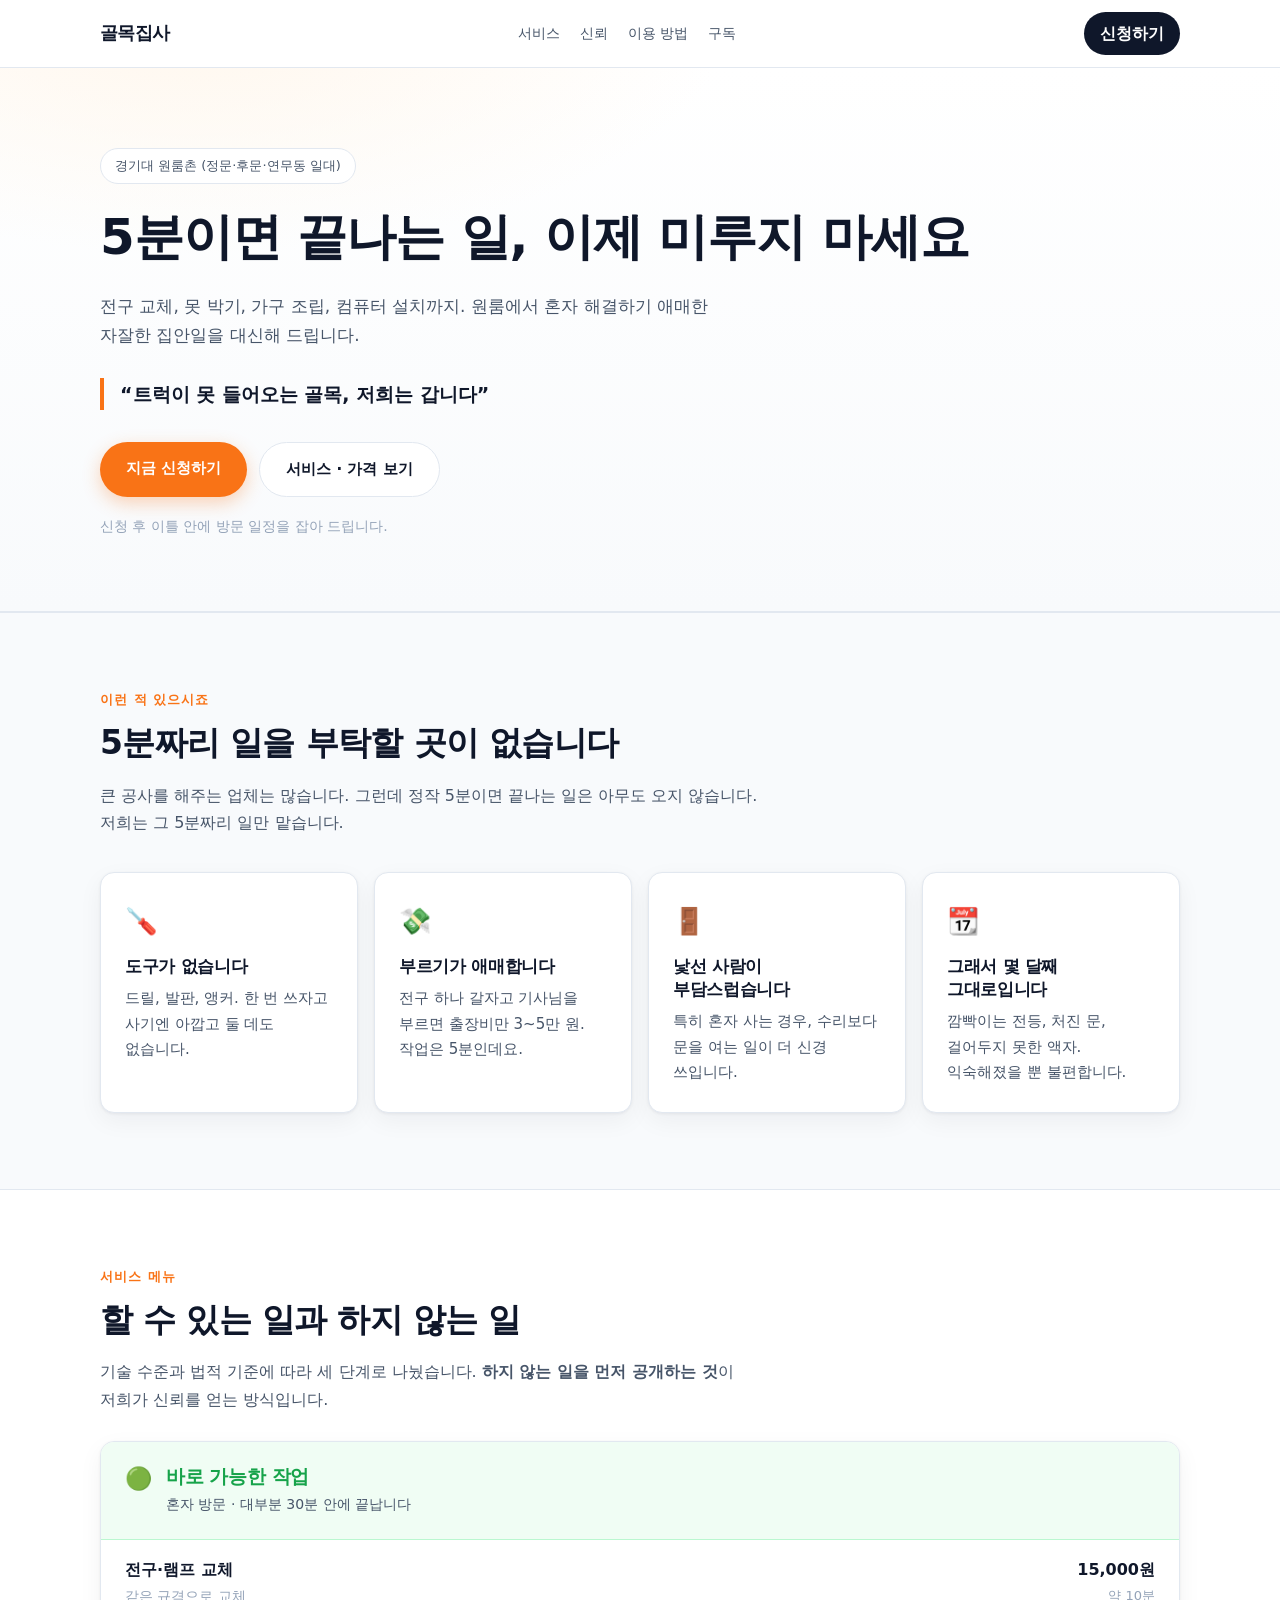
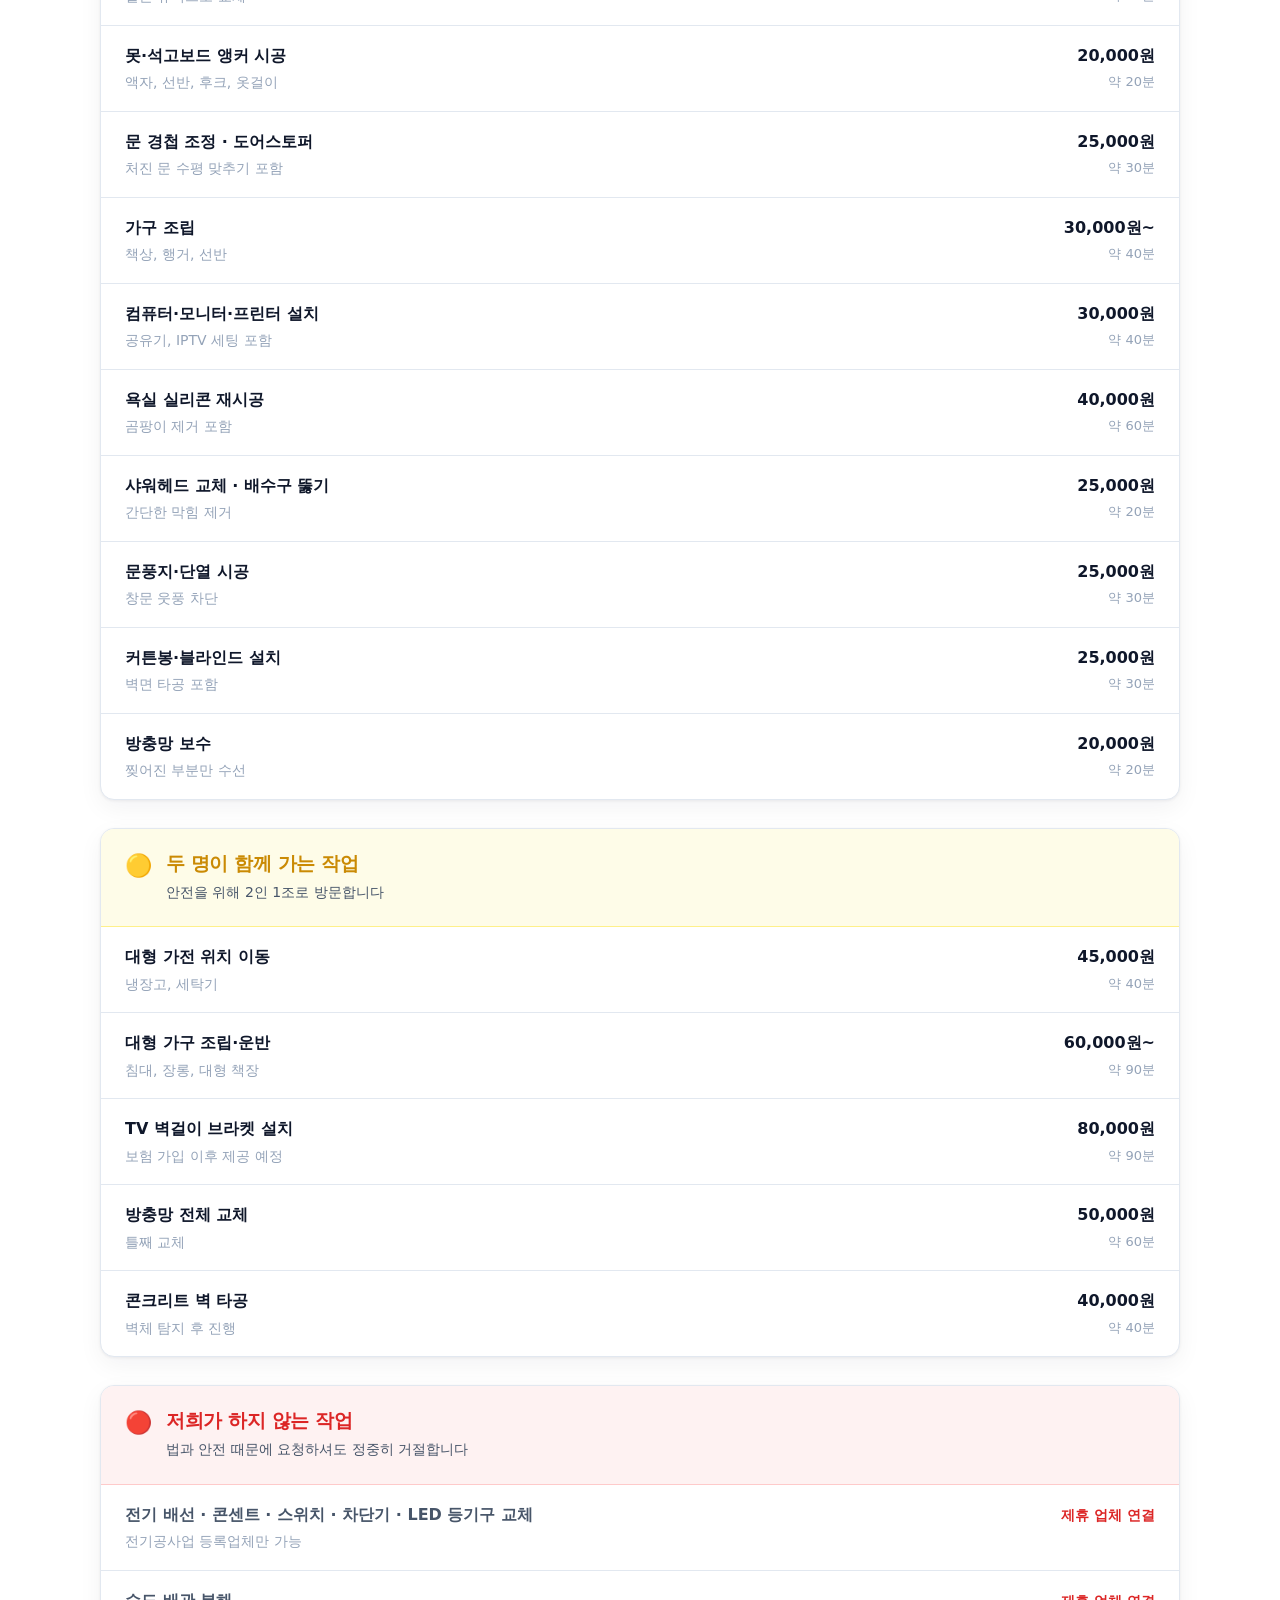
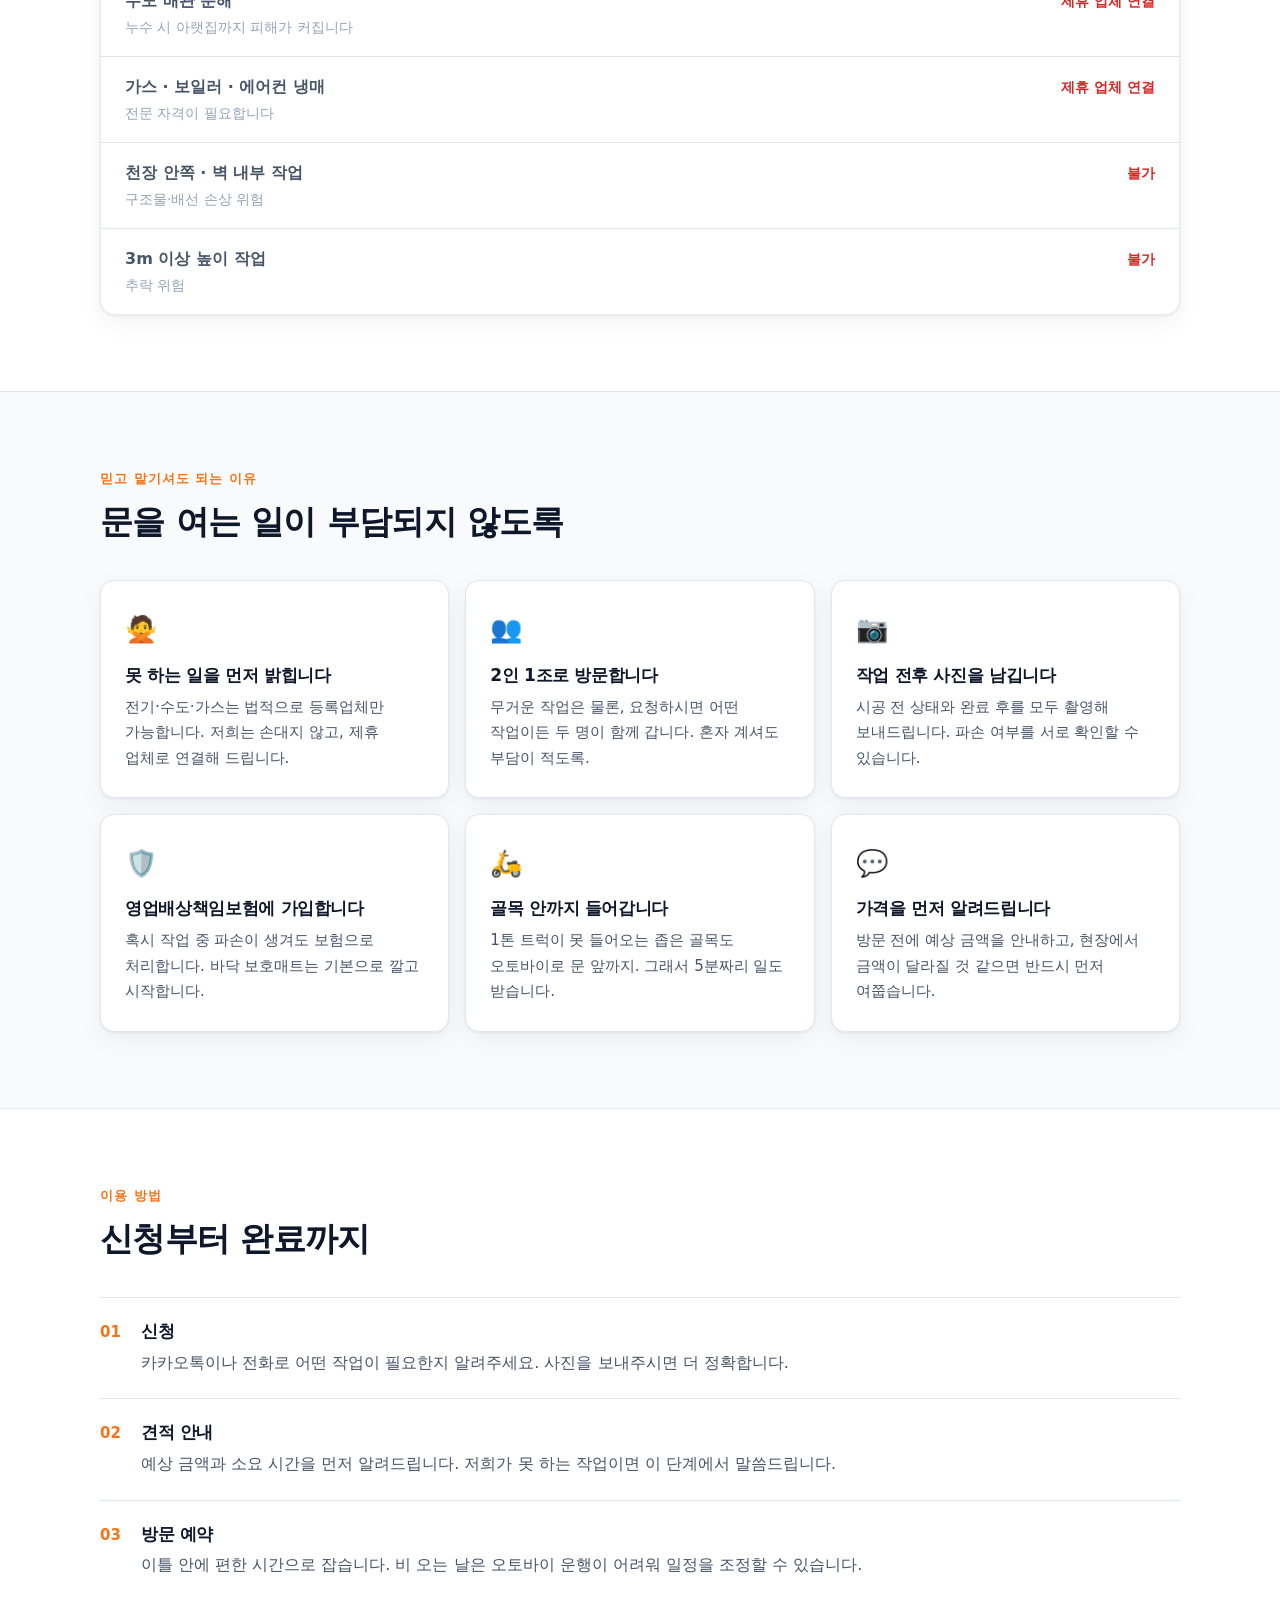
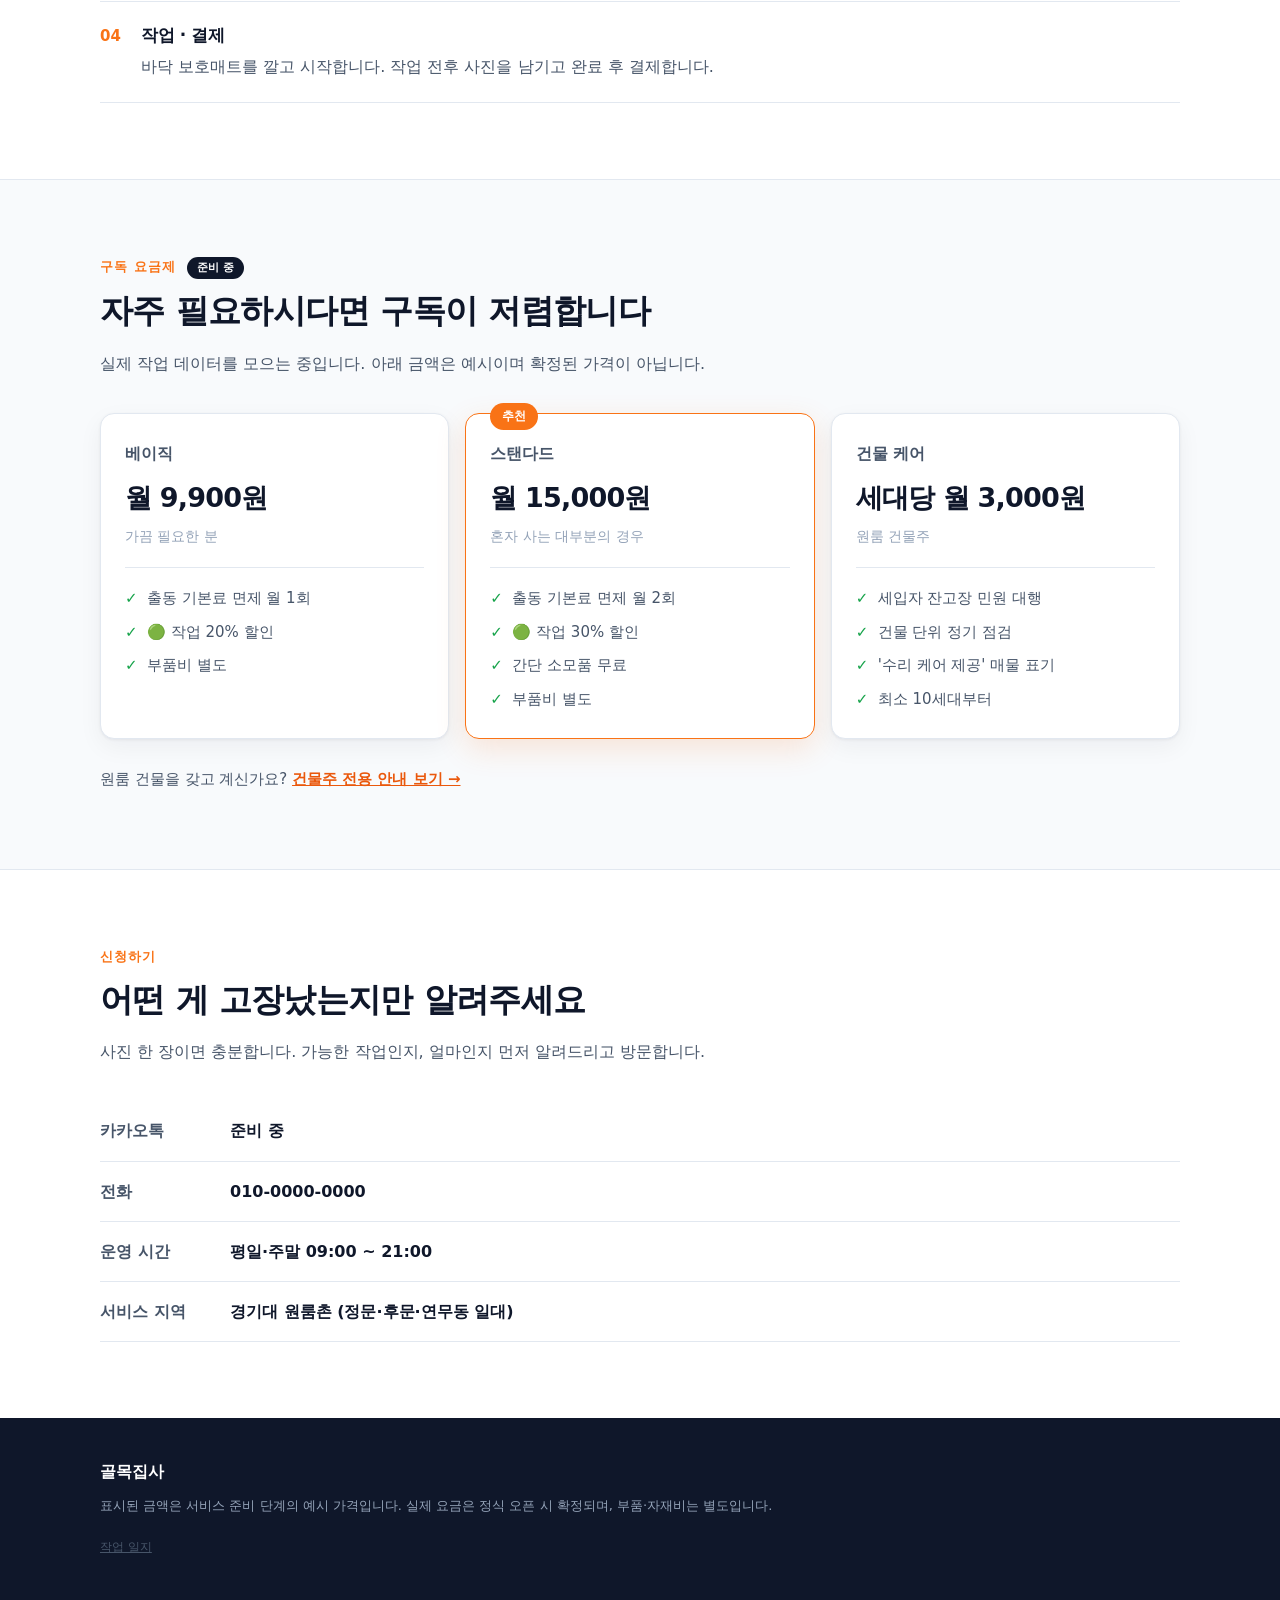
<file: index.html>
<!DOCTYPE html>
<html lang="ko">
<head>
  <meta charset="UTF-8">
  <meta name="viewport" content="width=device-width, initial-scale=1.0, viewport-fit=cover">
  <title>골목집사 — 원룸 생활 잡일 대행</title>
  <meta name="description" content="전구 교체, 못 박기, 가구 조립, 컴퓨터 설치. 원룸에서 혼자 해결하기 애매한 자잘한 집안일을 대신해 드립니다.">
  <meta name="theme-color" content="#0f172a">

  <link rel="manifest" href="manifest.json">
  <link rel="icon" href="icons/icon.svg" type="image/svg+xml">
  <link rel="apple-touch-icon" href="icons/icon-192.png">
  <link rel="stylesheet" href="css/style.css">
</head>
<body>

  <!-- 상단 고정 바 -->
  <header class="topbar">
    <a class="topbar__brand" href="#top" data-bind="brand.name"></a>
    <nav class="topbar__nav" id="nav">
      <a href="#services">서비스</a>
      <a href="#trust">신뢰</a>
      <a href="#process">이용 방법</a>
      <a href="#subscription">구독</a>
    </nav>
    <div class="topbar__right">
      <a href="#contact" class="topbar__cta" data-cta>신청하기</a>
      <button class="topbar__toggle" id="nav-toggle" type="button"
              aria-label="메뉴 열기" aria-expanded="false" aria-controls="nav">☰</button>
    </div>
  </header>

  <main id="top">

    <!-- 히어로 -->
    <section class="hero">
      <div class="wrap">
        <p class="hero__area" data-bind="brand.area"></p>
        <h1 class="hero__title" data-bind="brand.tagline"></h1>
        <p class="hero__intro" data-bind="brand.intro"></p>
        <p class="hero__slogan">“<span data-bind="brand.slogan"></span>”</p>
        <div class="hero__actions">
          <a href="#contact" class="btn btn--primary" data-cta>지금 신청하기</a>
          <a href="#services" class="btn btn--ghost">서비스 · 가격 보기</a>
        </div>
        <p class="hero__note" data-bind="contact.responseNote"></p>
      </div>
    </section>

    <!-- 이런 적 있으시죠 -->
    <section class="section section--alt" id="problem">
      <div class="wrap">
        <p class="section__label">이런 적 있으시죠</p>
        <h2 class="section__title">5분짜리 일을 부탁할 곳이 없습니다</h2>
        <p class="section__desc">
          큰 공사를 해주는 업체는 많습니다. 그런데 정작 5분이면 끝나는 일은 아무도 오지 않습니다.
          저희는 그 5분짜리 일만 맡습니다.
        </p>
        <div class="grid grid--4" id="problem-list"></div>
      </div>
    </section>

    <!-- 수요 조사 배너 (구글 폼 링크가 있을 때만 표시) -->
    <section class="survey" id="survey" hidden>
      <div class="wrap survey__inner">
        <div>
          <p class="survey__label" data-bind="survey.label"></p>
          <h2 class="survey__title" data-bind="survey.title"></h2>
          <p class="survey__body" data-bind="survey.body"></p>
        </div>
        <a class="btn btn--primary survey__cta" id="survey-cta"
           target="_blank" rel="noopener" data-bind="survey.cta"></a>
      </div>
    </section>

    <!-- 서비스 메뉴 -->
    <section class="section" id="services">
      <div class="wrap">
        <p class="section__label">서비스 메뉴</p>
        <h2 class="section__title">할 수 있는 일과 하지 않는 일</h2>
        <p class="section__desc">
          기술 수준과 법적 기준에 따라 세 단계로 나눴습니다.
          <strong>하지 않는 일을 먼저 공개하는 것</strong>이 저희가 신뢰를 얻는 방식입니다.
        </p>
        <div id="service-tiers"></div>
      </div>
    </section>

    <!-- 신뢰 -->
    <section class="section section--alt" id="trust">
      <div class="wrap">
        <p class="section__label">믿고 맡기셔도 되는 이유</p>
        <h2 class="section__title">문을 여는 일이 부담되지 않도록</h2>
        <div class="grid grid--3" id="trust-list"></div>
      </div>
    </section>

    <!-- 이용 방법 -->
    <section class="section" id="process">
      <div class="wrap">
        <p class="section__label">이용 방법</p>
        <h2 class="section__title">신청부터 완료까지</h2>
        <ol class="steps" id="process-list"></ol>
      </div>
    </section>

    <!-- 구독 (아직 준비 중이라 페이지 뒤쪽에 둡니다) -->
    <section class="section section--alt" id="subscription">
      <div class="wrap">
        <p class="section__label">구독 요금제 <span class="chip" data-bind="subscription.status"></span></p>
        <h2 class="section__title">자주 필요하시다면 구독이 저렴합니다</h2>
        <p class="section__desc" data-bind="subscription.note"></p>
        <div class="grid grid--3" id="plan-list"></div>
        <p class="section__more">
          원룸 건물을 갖고 계신가요? <a class="link" href="owner.html">건물주 전용 안내 보기 →</a>
        </p>
      </div>
    </section>

    <!-- 신청 -->
    <section class="section contact" id="contact">
      <div class="wrap">
        <p class="section__label">신청하기</p>
        <h2 class="section__title">어떤 게 고장났는지만 알려주세요</h2>
        <p class="section__desc">
          사진 한 장이면 충분합니다. 가능한 작업인지, 얼마인지 먼저 알려드리고 방문합니다.
        </p>
        <dl class="contact__list">
          <div class="contact__row">
            <dt>카카오톡</dt>
            <dd id="contact-kakao"></dd>
          </div>
          <div class="contact__row">
            <dt>전화</dt>
            <dd><a data-bind-href="tel:contact.phone" data-bind="contact.phone"></a></dd>
          </div>
          <div class="contact__row">
            <dt>운영 시간</dt>
            <dd data-bind="contact.hours"></dd>
          </div>
          <div class="contact__row">
            <dt>서비스 지역</dt>
            <dd data-bind="brand.area"></dd>
          </div>
        </dl>
      </div>
    </section>

  </main>

  <!-- 모바일 하단 고정 버튼 -->
  <a class="mobilebar" href="#contact" data-cta>💬 카카오톡으로 문의하기</a>

  <footer class="footer">
    <div class="wrap">
      <p class="footer__brand" data-bind="brand.name"></p>
      <p class="footer__disclaimer" data-bind="disclaimer"></p>
      <p class="footer__staff"><a href="log.html">작업 일지</a></p>
    </div>
  </footer>

  <script src="data/site-data.js"></script>
  <script src="js/common.js"></script>
  <script src="js/render.js"></script>
</body>
</html>
</file>
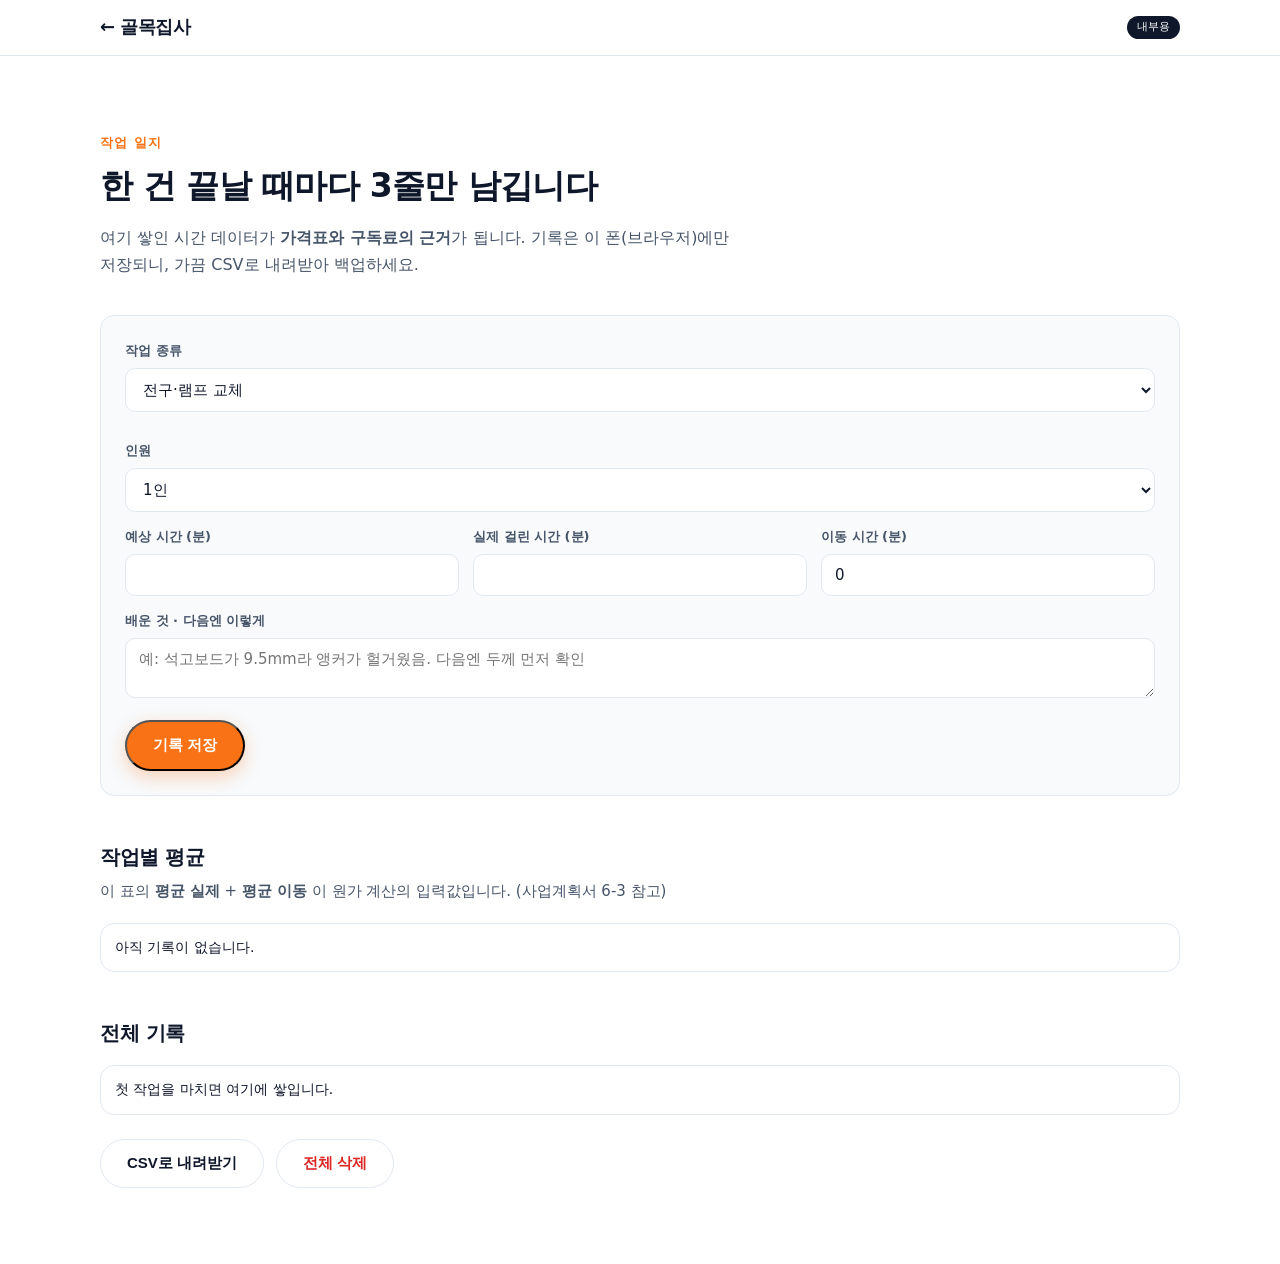
<file: log.html>
<!DOCTYPE html>
<html lang="ko">
<head>
  <meta charset="UTF-8">
  <meta name="viewport" content="width=device-width, initial-scale=1.0, viewport-fit=cover">
  <title>작업 일지 — 골목집사</title>
  <meta name="robots" content="noindex">
  <meta name="theme-color" content="#0f172a">

  <link rel="icon" href="icons/icon.svg" type="image/svg+xml">
  <link rel="stylesheet" href="css/style.css">
</head>
<body>

  <header class="topbar">
    <a class="topbar__brand" href="index.html">← 골목집사</a>
    <div class="topbar__right">
      <span class="chip">내부용</span>
    </div>
  </header>

  <main class="section">
    <div class="wrap">
      <p class="section__label">작업 일지</p>
      <h1 class="section__title">한 건 끝날 때마다 3줄만 남깁니다</h1>
      <p class="section__desc">
        여기 쌓인 시간 데이터가 <strong>가격표와 구독료의 근거</strong>가 됩니다.
        기록은 이 폰(브라우저)에만 저장되니, 가끔 CSV로 내려받아 백업하세요.
      </p>

      <!-- 입력 -->
      <form class="logform" id="log-form">
        <div class="logform__row">
          <label class="field">
            <span class="field__label">작업 종류</span>
            <select class="field__input" id="f-task" required></select>
          </label>

          <label class="field field--sm">
            <span class="field__label">인원</span>
            <select class="field__input" id="f-people">
              <option value="1">1인</option>
              <option value="2">2인</option>
            </select>
          </label>
        </div>

        <div class="logform__row">
          <label class="field field--sm">
            <span class="field__label">예상 시간 (분)</span>
            <input class="field__input" id="f-expected" type="number" min="1" max="600" required>
          </label>

          <label class="field field--sm">
            <span class="field__label">실제 걸린 시간 (분)</span>
            <input class="field__input" id="f-actual" type="number" min="1" max="600" required>
          </label>

          <label class="field field--sm">
            <span class="field__label">이동 시간 (분)</span>
            <input class="field__input" id="f-travel" type="number" min="0" max="600" value="0">
          </label>
        </div>

        <label class="field">
          <span class="field__label">배운 것 · 다음엔 이렇게</span>
          <textarea class="field__input" id="f-note" rows="2"
                    placeholder="예: 석고보드가 9.5mm라 앵커가 헐거웠음. 다음엔 두께 먼저 확인"></textarea>
        </label>

        <button class="btn btn--primary" type="submit">기록 저장</button>
      </form>

      <!-- 통계 -->
      <h2 class="logsub">작업별 평균</h2>
      <p class="logsub__desc">
        이 표의 <strong>평균 실제</strong> + <strong>평균 이동</strong> 이 원가 계산의 입력값입니다.
        (사업계획서 6-3 참고)
      </p>
      <div class="logtable-wrap">
        <table class="logtable" id="stat-table"></table>
      </div>

      <!-- 기록 목록 -->
      <h2 class="logsub">전체 기록 <span class="logsub__count" id="log-count"></span></h2>
      <div class="logtable-wrap">
        <table class="logtable" id="log-table"></table>
      </div>

      <div class="logactions">
        <button class="btn btn--ghost" id="export-csv" type="button">CSV로 내려받기</button>
        <button class="btn btn--ghost btn--danger" id="clear-all" type="button">전체 삭제</button>
      </div>
    </div>
  </main>

  <script src="data/site-data.js"></script>
  <script src="js/log.js"></script>
</body>
</html>
</file>
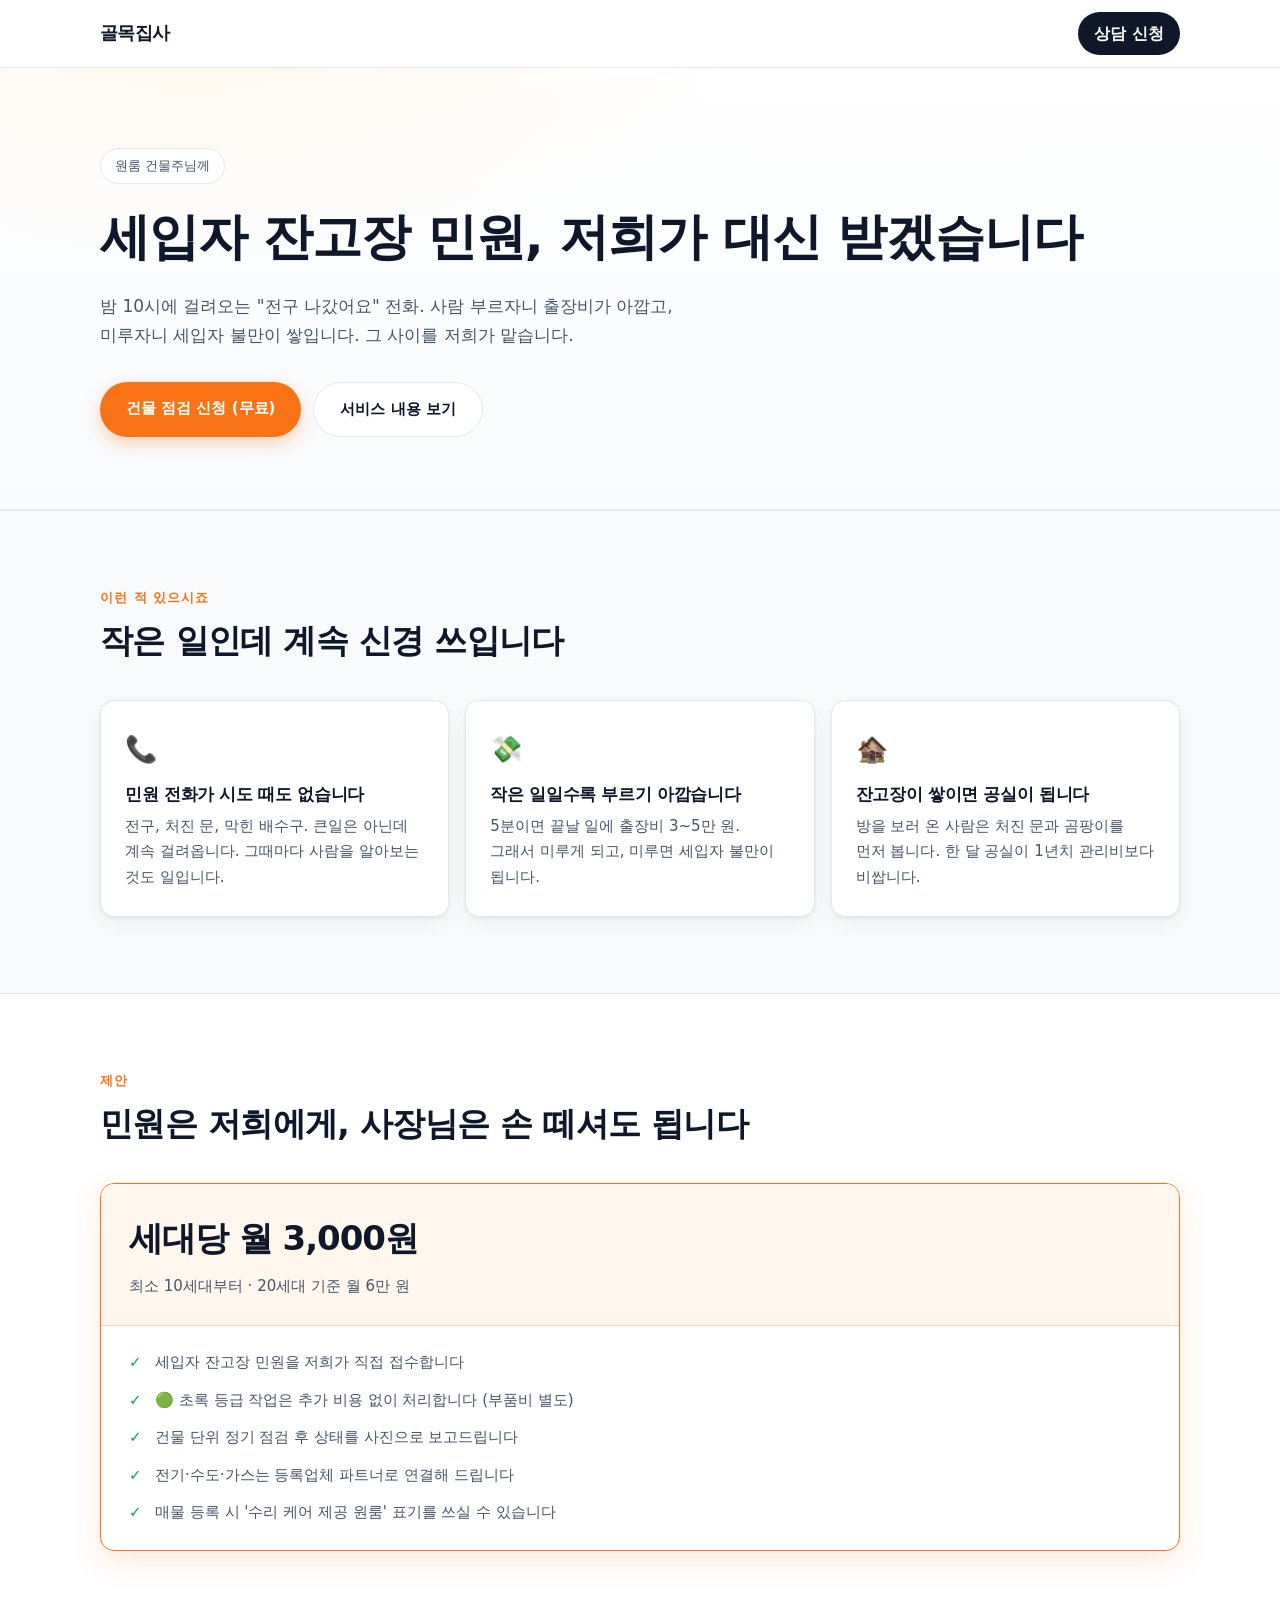
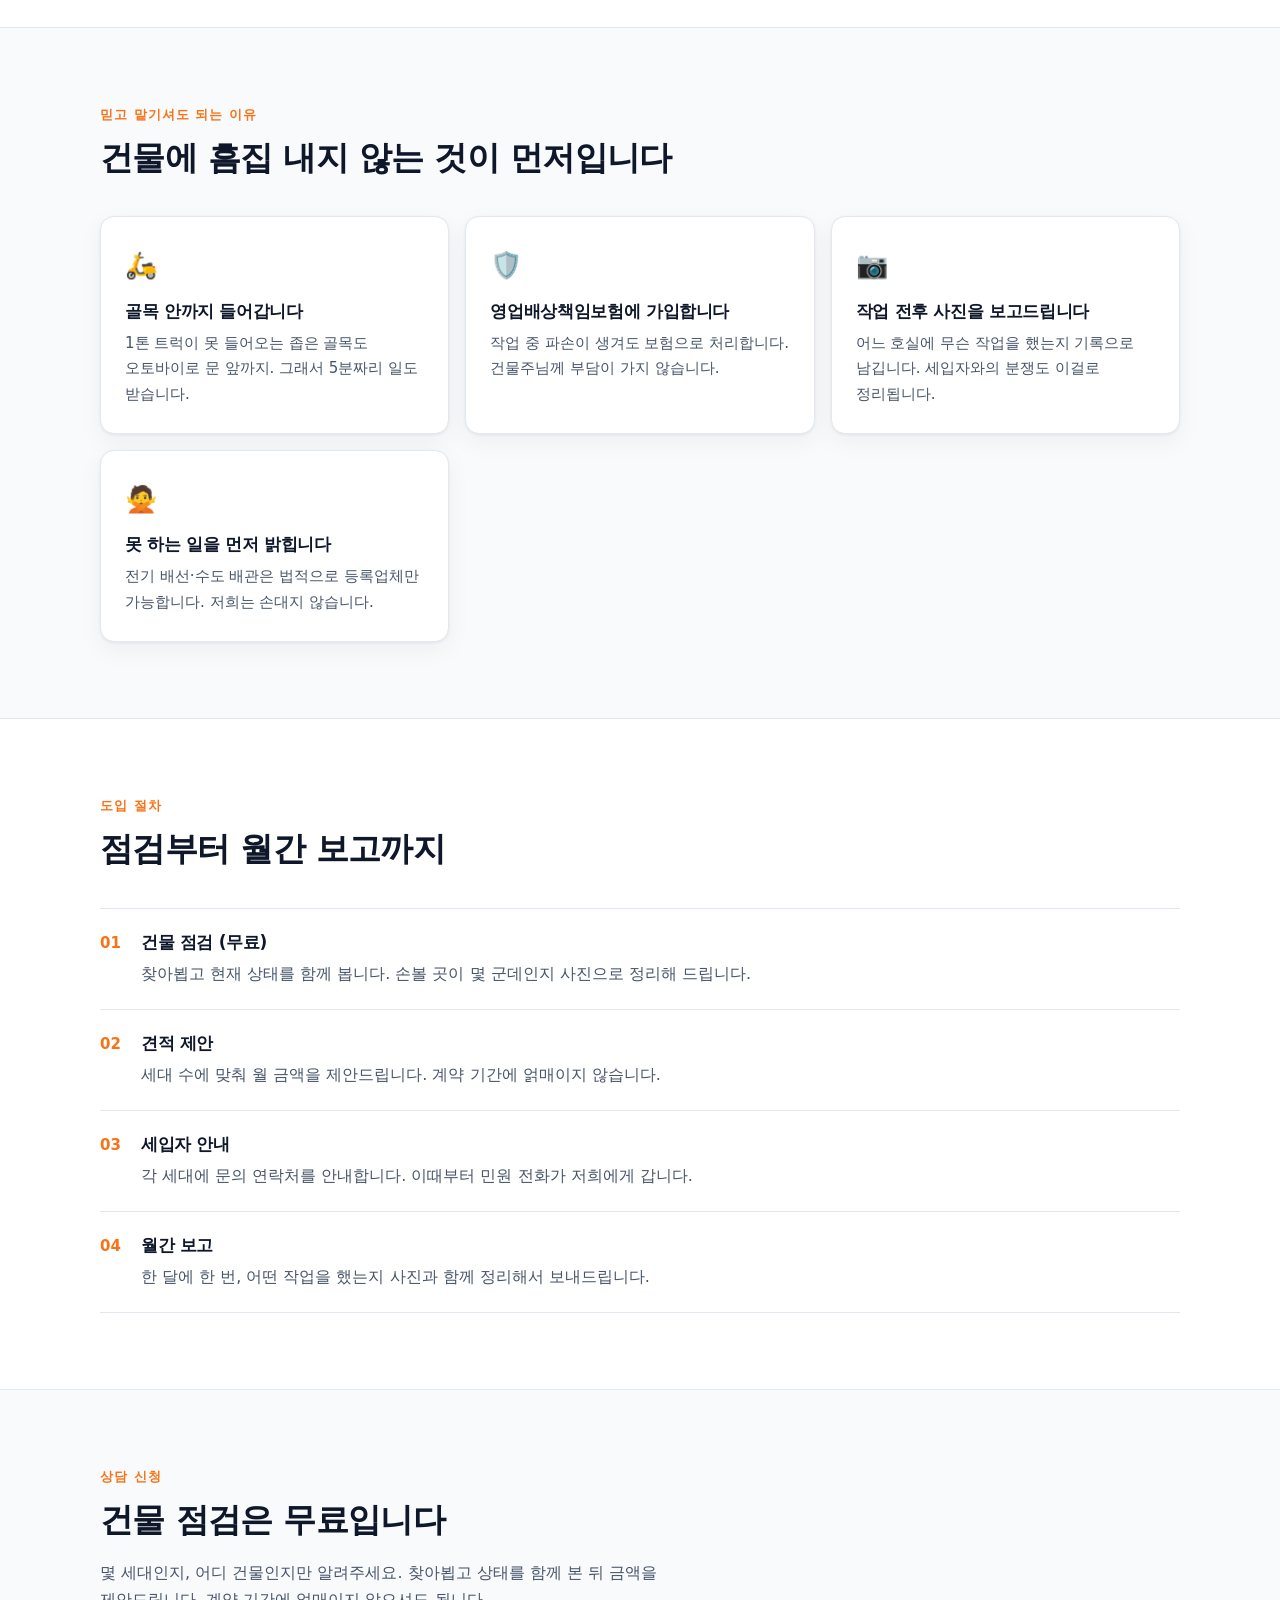
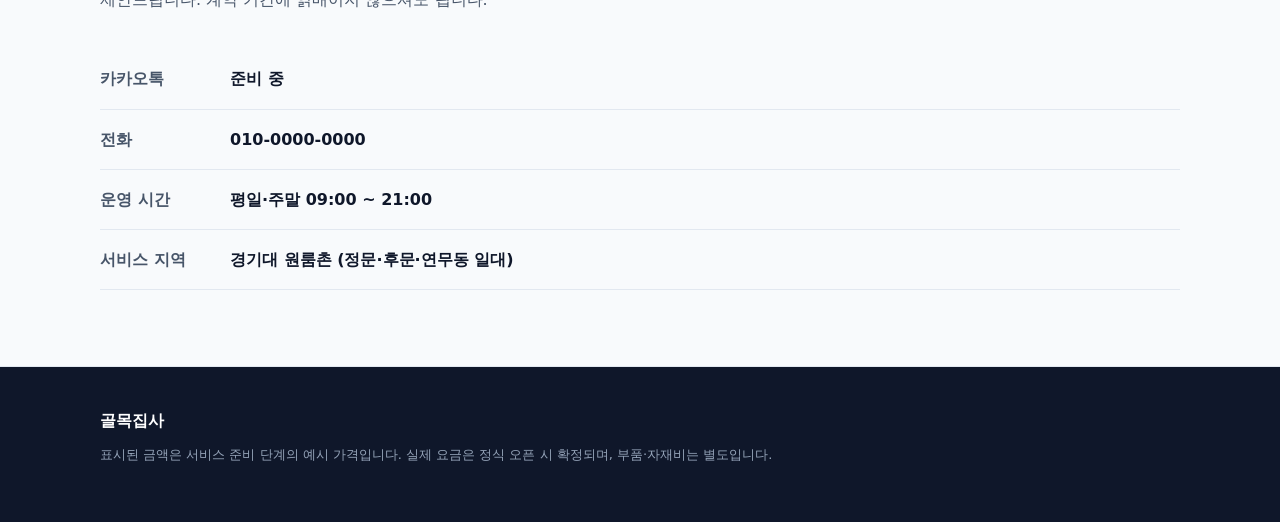
<file: owner.html>
<!DOCTYPE html>
<html lang="ko">
<head>
  <meta charset="UTF-8">
  <meta name="viewport" content="width=device-width, initial-scale=1.0, viewport-fit=cover">
  <title>건물주 안내 — 골목집사</title>
  <meta name="description" content="원룸 건물주님께. 세입자 잔고장 민원을 대신 받고, 공실을 줄여드립니다. 세대당 월 3,000원부터.">
  <meta name="theme-color" content="#0f172a">

  <link rel="manifest" href="manifest.json">
  <link rel="icon" href="icons/icon.svg" type="image/svg+xml">
  <link rel="apple-touch-icon" href="icons/icon-192.png">
  <link rel="stylesheet" href="css/style.css">
</head>
<body>

  <header class="topbar">
    <a class="topbar__brand" href="index.html" data-bind="brand.name"></a>
    <div class="topbar__right">
      <a href="#owner-contact" class="topbar__cta" data-cta>상담 신청</a>
    </div>
  </header>

  <main id="top">

    <!-- 히어로 -->
    <section class="hero">
      <div class="wrap">
        <p class="hero__area" data-bind="owner.label"></p>
        <h1 class="hero__title" data-bind="owner.title"></h1>
        <p class="hero__intro" data-bind="owner.intro"></p>
        <div class="hero__actions">
          <a href="#owner-contact" class="btn btn--primary" data-cta>건물 점검 신청 (무료)</a>
          <a href="index.html" class="btn btn--ghost">서비스 내용 보기</a>
        </div>
      </div>
    </section>

    <!-- 건물주의 불편 -->
    <section class="section section--alt">
      <div class="wrap">
        <p class="section__label">이런 적 있으시죠</p>
        <h2 class="section__title">작은 일인데 계속 신경 쓰입니다</h2>
        <div class="grid grid--3" id="owner-pains"></div>
      </div>
    </section>

    <!-- 제안 -->
    <section class="section">
      <div class="wrap">
        <p class="section__label">제안</p>
        <h2 class="section__title">민원은 저희에게, 사장님은 손 떼셔도 됩니다</h2>
        <div class="offer">
          <div class="offer__head">
            <div class="offer__price" data-bind="owner.offer.price"></div>
            <p class="offer__note" data-bind="owner.offer.note"></p>
          </div>
          <ul class="offer__list" id="owner-includes"></ul>
        </div>
      </div>
    </section>

    <!-- 왜 우리인가 -->
    <section class="section section--alt">
      <div class="wrap">
        <p class="section__label">믿고 맡기셔도 되는 이유</p>
        <h2 class="section__title">건물에 흠집 내지 않는 것이 먼저입니다</h2>
        <div class="grid grid--3" id="owner-reasons"></div>
      </div>
    </section>

    <!-- 도입 절차 -->
    <section class="section">
      <div class="wrap">
        <p class="section__label">도입 절차</p>
        <h2 class="section__title">점검부터 월간 보고까지</h2>
        <ol class="steps" id="owner-steps"></ol>
      </div>
    </section>

    <!-- 상담 -->
    <section class="section contact section--alt" id="owner-contact">
      <div class="wrap">
        <p class="section__label">상담 신청</p>
        <h2 class="section__title">건물 점검은 무료입니다</h2>
        <p class="section__desc">
          몇 세대인지, 어디 건물인지만 알려주세요. 찾아뵙고 상태를 함께 본 뒤 금액을 제안드립니다.
          계약 기간에 얽매이지 않으셔도 됩니다.
        </p>
        <dl class="contact__list">
          <div class="contact__row">
            <dt>카카오톡</dt>
            <dd id="contact-kakao"></dd>
          </div>
          <div class="contact__row">
            <dt>전화</dt>
            <dd><a data-bind-href="tel:contact.phone" data-bind="contact.phone"></a></dd>
          </div>
          <div class="contact__row">
            <dt>운영 시간</dt>
            <dd data-bind="contact.hours"></dd>
          </div>
          <div class="contact__row">
            <dt>서비스 지역</dt>
            <dd data-bind="brand.area"></dd>
          </div>
        </dl>
      </div>
    </section>

  </main>

  <!-- 모바일 하단 고정 버튼 -->
  <a class="mobilebar" href="#owner-contact" data-cta>💬 건물 점검 신청하기</a>

  <footer class="footer">
    <div class="wrap">
      <p class="footer__brand" data-bind="brand.name"></p>
      <p class="footer__disclaimer" data-bind="disclaimer"></p>
    </div>
  </footer>

  <script src="data/site-data.js"></script>
  <script src="js/common.js"></script>
  <script src="js/owner.js"></script>
</body>
</html>
</file>
<file: css/style.css>
/* ===== 기본 설정 ===== */
:root {
  --ink: #0f172a;
  --ink-soft: #475569;
  --ink-faint: #94a3b8;
  --line: #e2e8f0;
  --bg: #ffffff;
  --bg-alt: #f8fafc;
  --accent: #f97316;
  --accent-dark: #ea580c;
  --green: #16a34a;
  --green-bg: #f0fdf4;
  --yellow: #ca8a04;
  --yellow-bg: #fefce8;
  --red: #dc2626;
  --red-bg: #fef2f2;
  --radius: 14px;
  --shadow: 0 1px 3px rgba(15, 23, 42, .06), 0 8px 24px rgba(15, 23, 42, .05);
}

* { box-sizing: border-box; }

html { scroll-behavior: smooth; scroll-padding-top: 72px; }

body {
  margin: 0;
  background: var(--bg);
  color: var(--ink);
  font-family: "Pretendard", -apple-system, BlinkMacSystemFont, "Malgun Gothic", "맑은 고딕", system-ui, sans-serif;
  line-height: 1.7;
  -webkit-font-smoothing: antialiased;
  word-break: keep-all;
}

a { color: inherit; text-decoration: none; }

h1, h2, h3 { line-height: 1.35; margin: 0; letter-spacing: -.02em; }

.wrap { width: min(1080px, 100% - 40px); margin-inline: auto; }

/* ===== 상단 바 ===== */
.topbar {
  position: sticky;
  top: 0;
  z-index: 50;
  display: flex;
  align-items: center;
  justify-content: space-between;
  gap: 16px;
  padding: 12px max(20px, calc((100vw - 1080px) / 2));
  background: rgba(255, 255, 255, .88);
  backdrop-filter: blur(10px);
  border-bottom: 1px solid var(--line);
}

.topbar__brand { font-weight: 800; font-size: 18px; letter-spacing: -.03em; }

.topbar__nav { display: flex; align-items: center; gap: 20px; font-size: 14px; color: var(--ink-soft); }

.topbar__nav a:hover { color: var(--ink); }

.topbar__cta {
  background: var(--ink);
  color: #fff !important;
  padding: 8px 16px;
  border-radius: 999px;
  font-weight: 600;
}

.topbar__cta:hover { background: var(--accent-dark); }

.topbar__right { display: flex; align-items: center; gap: 10px; }

/* 햄버거 버튼은 모바일에서만 보입니다 */
.topbar__toggle {
  display: none;
  padding: 6px 10px;
  border: 1px solid var(--line);
  border-radius: 10px;
  background: #fff;
  color: var(--ink);
  font-size: 17px;
  line-height: 1;
  cursor: pointer;
}

.link { color: var(--accent-dark); font-weight: 700; text-decoration: underline; }

/* 모바일 하단 고정 버튼 (기본은 숨김) */
.mobilebar { display: none; }

/* ===== 히어로 ===== */
.hero {
  padding: 80px 0 72px;
  background:
    radial-gradient(900px 400px at 15% -10%, #fff7ed 0%, transparent 60%),
    linear-gradient(180deg, #ffffff 0%, var(--bg-alt) 100%);
  border-bottom: 1px solid var(--line);
}

.hero__area {
  display: inline-block;
  margin: 0 0 20px;
  padding: 6px 14px;
  border: 1px solid var(--line);
  border-radius: 999px;
  background: #fff;
  font-size: 13px;
  color: var(--ink-soft);
}

.hero__title { font-size: clamp(30px, 6vw, 50px); font-weight: 800; }

.hero__intro {
  max-width: 620px;
  margin: 20px 0 0;
  font-size: 17px;
  color: var(--ink-soft);
}

.hero__slogan {
  margin: 28px 0 0;
  padding-left: 16px;
  border-left: 4px solid var(--accent);
  font-size: 19px;
  font-weight: 700;
}

.hero__actions { display: flex; flex-wrap: wrap; gap: 12px; margin-top: 32px; }

.hero__note { margin: 18px 0 0; font-size: 14px; color: var(--ink-faint); }

.btn {
  display: inline-block;
  padding: 14px 26px;
  border-radius: 999px;
  font-weight: 700;
  font-size: 15px;
  transition: transform .15s ease, background .15s ease;
}

.btn:active { transform: translateY(1px); }

.btn--primary { background: var(--accent); color: #fff; box-shadow: 0 6px 18px rgba(249, 115, 22, .3); }
.btn--primary:hover { background: var(--accent-dark); }

.btn--ghost { background: #fff; border: 1px solid var(--line); color: var(--ink); }
.btn--ghost:hover { border-color: var(--ink-faint); }

/* ===== 섹션 공통 ===== */
.section { padding: 76px 0; }
.section--alt { background: var(--bg-alt); border-block: 1px solid var(--line); }

.section__label {
  margin: 0 0 10px;
  font-size: 13px;
  font-weight: 700;
  letter-spacing: .08em;
  text-transform: uppercase;
  color: var(--accent);
}

.section__title { font-size: clamp(24px, 4vw, 33px); font-weight: 800; }

.section__desc { max-width: 660px; margin: 16px 0 0; color: var(--ink-soft); }

.chip {
  display: inline-block;
  margin-left: 6px;
  padding: 2px 10px;
  border-radius: 999px;
  background: var(--ink);
  color: #fff;
  font-size: 11px;
  letter-spacing: 0;
  text-transform: none;
}

/* ===== 수요 조사 배너 ===== */
.survey { padding: 34px 0; background: var(--ink); color: #fff; }

.survey__inner {
  display: flex;
  flex-wrap: wrap;
  align-items: center;
  justify-content: space-between;
  gap: 24px;
}

.survey__label {
  margin: 0 0 6px;
  font-size: 13px;
  font-weight: 700;
  letter-spacing: .08em;
  color: var(--accent);
}

.survey__title { font-size: clamp(19px, 3vw, 24px); font-weight: 800; }
.survey__body { max-width: 560px; margin: 8px 0 0; font-size: 15px; color: #cbd5e1; }
.survey__cta { flex-shrink: 0; }

/* ===== 그리드 카드 ===== */
.grid { display: grid; gap: 16px; margin-top: 36px; }
.grid--3 { grid-template-columns: repeat(auto-fit, minmax(260px, 1fr)); }
.grid--4 { grid-template-columns: repeat(auto-fit, minmax(220px, 1fr)); }

.card {
  padding: 26px 24px;
  background: #fff;
  border: 1px solid var(--line);
  border-radius: var(--radius);
  box-shadow: var(--shadow);
}

.card__icon { font-size: 26px; }
.card__title { margin: 12px 0 8px; font-size: 17px; font-weight: 700; }
.card__body { margin: 0; font-size: 15px; color: var(--ink-soft); }

/* ===== 서비스 티어 ===== */
.tier {
  margin-top: 28px;
  background: #fff;
  border: 1px solid var(--line);
  border-radius: var(--radius);
  overflow: hidden;
  box-shadow: var(--shadow);
}

.tier__head {
  display: flex;
  align-items: flex-start;
  gap: 14px;
  padding: 22px 24px;
  border-bottom: 1px solid var(--line);
}

.tier__badge { font-size: 22px; line-height: 1.4; }
.tier__title { font-size: 19px; font-weight: 800; }
.tier__subtitle { margin: 4px 0 0; font-size: 14px; color: var(--ink-soft); }

.tier--green .tier__head { background: var(--green-bg); border-bottom-color: #bbf7d0; }
.tier--green .tier__title { color: var(--green); }
.tier--yellow .tier__head { background: var(--yellow-bg); border-bottom-color: #fef08a; }
.tier--yellow .tier__title { color: var(--yellow); }
.tier--red .tier__head { background: var(--red-bg); border-bottom-color: #fecaca; }
.tier--red .tier__title { color: var(--red); }

.tier__list { margin: 0; padding: 0; list-style: none; }

.tier__item {
  display: flex;
  align-items: baseline;
  justify-content: space-between;
  gap: 20px;
  padding: 16px 24px;
  border-bottom: 1px solid var(--line);
}

.tier__item:last-child { border-bottom: none; }

.tier__name { font-weight: 600; }
.tier__desc { margin: 2px 0 0; font-size: 14px; color: var(--ink-faint); }

.tier__meta { flex-shrink: 0; text-align: right; }
.tier__price { font-weight: 700; white-space: nowrap; }
.tier__time { margin: 2px 0 0; font-size: 13px; color: var(--ink-faint); white-space: nowrap; }

.tier--red .tier__name { color: var(--ink-soft); }
.tier--red .tier__price { font-size: 14px; font-weight: 600; color: var(--red); }

/* ===== 구독 요금제 ===== */
.plan { position: relative; display: flex; flex-direction: column; }

.plan--highlight { border-color: var(--accent); box-shadow: 0 10px 30px rgba(249, 115, 22, .16); }

.plan__flag {
  position: absolute;
  top: -11px;
  left: 24px;
  padding: 3px 12px;
  border-radius: 999px;
  background: var(--accent);
  color: #fff;
  font-size: 12px;
  font-weight: 700;
}

.plan__name { font-size: 16px; font-weight: 700; color: var(--ink-soft); }
.plan__price { margin: 8px 0 4px; font-size: 27px; font-weight: 800; letter-spacing: -.03em; }
.plan__target { margin: 0 0 18px; font-size: 14px; color: var(--ink-faint); }

.plan__features { margin: 0; padding: 18px 0 0; border-top: 1px solid var(--line); list-style: none; }
.plan__features li { position: relative; padding-left: 22px; font-size: 15px; color: var(--ink-soft); }
.plan__features li + li { margin-top: 8px; }
.plan__features li::before { position: absolute; left: 0; color: var(--green); font-weight: 800; content: "✓"; }

/* ===== 건물주 제안 (owner.html) ===== */
.offer {
  margin-top: 36px;
  background: #fff;
  border: 1px solid var(--accent);
  border-radius: var(--radius);
  overflow: hidden;
  box-shadow: 0 10px 30px rgba(249, 115, 22, .16);
}

.offer__head { padding: 26px 28px; background: #fff7ed; border-bottom: 1px solid #fed7aa; }
.offer__price { font-size: clamp(26px, 4vw, 34px); font-weight: 800; letter-spacing: -.03em; }
.offer__note { margin: 6px 0 0; font-size: 15px; color: var(--ink-soft); }

.offer__list { margin: 0; padding: 24px 28px; list-style: none; }

.offer__list li {
  position: relative;
  padding-left: 26px;
  font-size: 15px;
  color: var(--ink-soft);
}

.offer__list li + li { margin-top: 12px; }
.offer__list li::before { position: absolute; left: 0; color: var(--green); font-weight: 800; content: "✓"; }

.section__more { margin: 28px 0 0; font-size: 15px; color: var(--ink-soft); }

/* ===== 이용 방법 ===== */
.steps { counter-reset: none; margin: 36px 0 0; padding: 0; list-style: none; }

.step { display: flex; gap: 20px; padding: 22px 0; border-top: 1px solid var(--line); }
.step:last-child { border-bottom: 1px solid var(--line); }

.step__num { flex-shrink: 0; font-size: 15px; font-weight: 800; color: var(--accent); }
.step__title { font-size: 17px; font-weight: 700; }
.step__body { margin: 6px 0 0; color: var(--ink-soft); }

/* ===== 신청 ===== */
.contact__list { margin: 36px 0 0; }

.contact__row {
  display: flex;
  gap: 20px;
  padding: 16px 0;
  border-bottom: 1px solid var(--line);
}

.contact__row dt { width: 110px; flex-shrink: 0; font-weight: 600; color: var(--ink-soft); }
.contact__row dd { margin: 0; font-weight: 600; }

/* ===== 작업 일지 (log.html) ===== */
.logform {
  margin: 36px 0 0;
  padding: 24px;
  background: var(--bg-alt);
  border: 1px solid var(--line);
  border-radius: var(--radius);
}

.logform__row { display: flex; flex-wrap: wrap; gap: 14px; }

.field { display: block; flex: 1 1 100%; margin-bottom: 14px; }
.field--sm { flex: 1 1 140px; }

.field__label {
  display: block;
  margin-bottom: 6px;
  font-size: 13px;
  font-weight: 600;
  color: var(--ink-soft);
}

.field__input {
  width: 100%;
  padding: 11px 13px;
  border: 1px solid var(--line);
  border-radius: 10px;
  background: #fff;
  color: var(--ink);
  font-family: inherit;
  font-size: 15px;
}

.field__input:focus { outline: 2px solid var(--accent); outline-offset: -1px; }

.logsub { margin: 48px 0 0; font-size: 20px; font-weight: 800; }
.logsub__count { font-size: 15px; font-weight: 600; color: var(--ink-faint); }
.logsub__desc { margin: 8px 0 0; font-size: 15px; color: var(--ink-soft); }

/* 표가 넓어도 페이지 자체는 가로로 밀리지 않게 합니다 */
.logtable-wrap {
  overflow-x: auto;
  margin-top: 18px;
  border: 1px solid var(--line);
  border-radius: var(--radius);
}

.logtable { width: 100%; border-collapse: collapse; font-size: 14px; white-space: nowrap; }

.logtable th,
.logtable td { padding: 12px 14px; text-align: left; border-bottom: 1px solid var(--line); }

.logtable th { background: var(--bg-alt); font-weight: 700; font-size: 13px; color: var(--ink-soft); }
.logtable tr:last-child td { border-bottom: none; }
.logtable .is-over { color: var(--red); font-weight: 700; }

.linkbtn {
  padding: 0;
  border: 0;
  background: none;
  color: var(--ink-faint);
  font-family: inherit;
  font-size: 13px;
  text-decoration: underline;
  cursor: pointer;
}

.linkbtn:hover { color: var(--red); }

.logactions { display: flex; flex-wrap: wrap; gap: 12px; margin-top: 24px; }
.btn--danger { color: var(--red); }
.btn--danger:hover { border-color: var(--red); }

/* ===== 푸터 ===== */
.footer { padding: 40px 0 56px; background: var(--ink); color: #cbd5e1; }
.footer__brand { margin: 0 0 10px; font-weight: 800; color: #fff; }
.footer__disclaimer { margin: 0; font-size: 13px; line-height: 1.7; color: #94a3b8; }

.footer__staff { margin: 20px 0 0; font-size: 12px; color: #475569; }
.footer__staff a { text-decoration: underline; }

/* ===== 태블릿 이하 — 메뉴를 햄버거로 접습니다 ===== */
@media (max-width: 820px) {
  .topbar__toggle { display: block; }

  .topbar__nav {
    position: absolute;
    top: 100%;
    left: 0;
    right: 0;
    display: none;
    flex-direction: column;
    align-items: stretch;
    gap: 0;
    padding: 4px max(20px, calc((100vw - 1080px) / 2)) 12px;
    background: #fff;
    border-bottom: 1px solid var(--line);
    box-shadow: var(--shadow);
  }

  .topbar__nav.is-open { display: flex; }

  .topbar__nav a {
    padding: 13px 2px;
    border-top: 1px solid var(--line);
    font-size: 15px;
  }
}

/* ===== 모바일 ===== */
@media (max-width: 640px) {
  .hero { padding: 56px 0 52px; }
  .section { padding: 56px 0; }
  .tier__item { flex-direction: column; gap: 6px; }
  .tier__meta { text-align: left; }
  .contact__row { flex-direction: column; gap: 4px; }
  .contact__row dt { width: auto; }

  /* 하단 고정 문의 버튼이 푸터를 가리지 않도록 여백을 둡니다 */
  body { padding-bottom: 72px; }

  .mobilebar {
    position: fixed;
    left: 12px;
    right: 12px;
    bottom: calc(12px + env(safe-area-inset-bottom));
    z-index: 60;
    display: block;
    padding: 15px 20px;
    border-radius: 999px;
    background: var(--accent);
    color: #fff;
    font-weight: 700;
    text-align: center;
    box-shadow: 0 8px 24px rgba(249, 115, 22, .38);
  }
}
</file>
